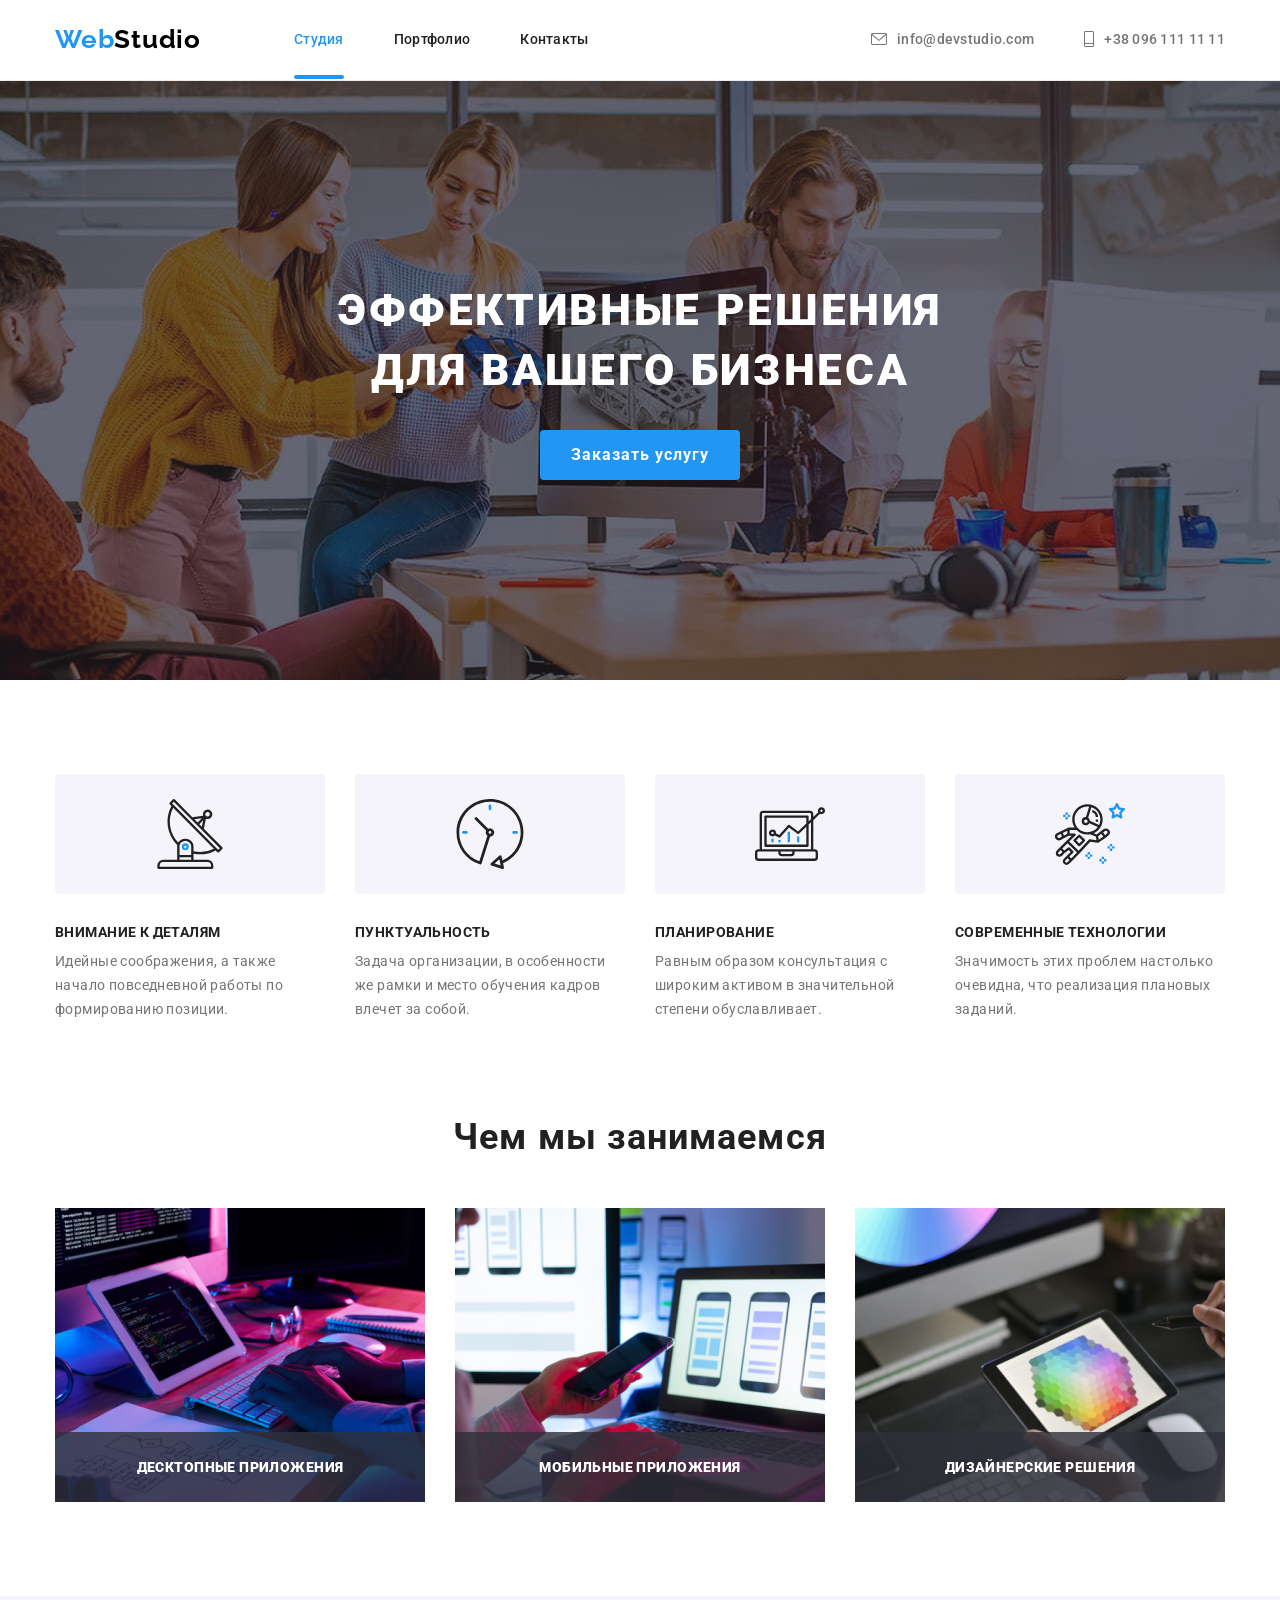
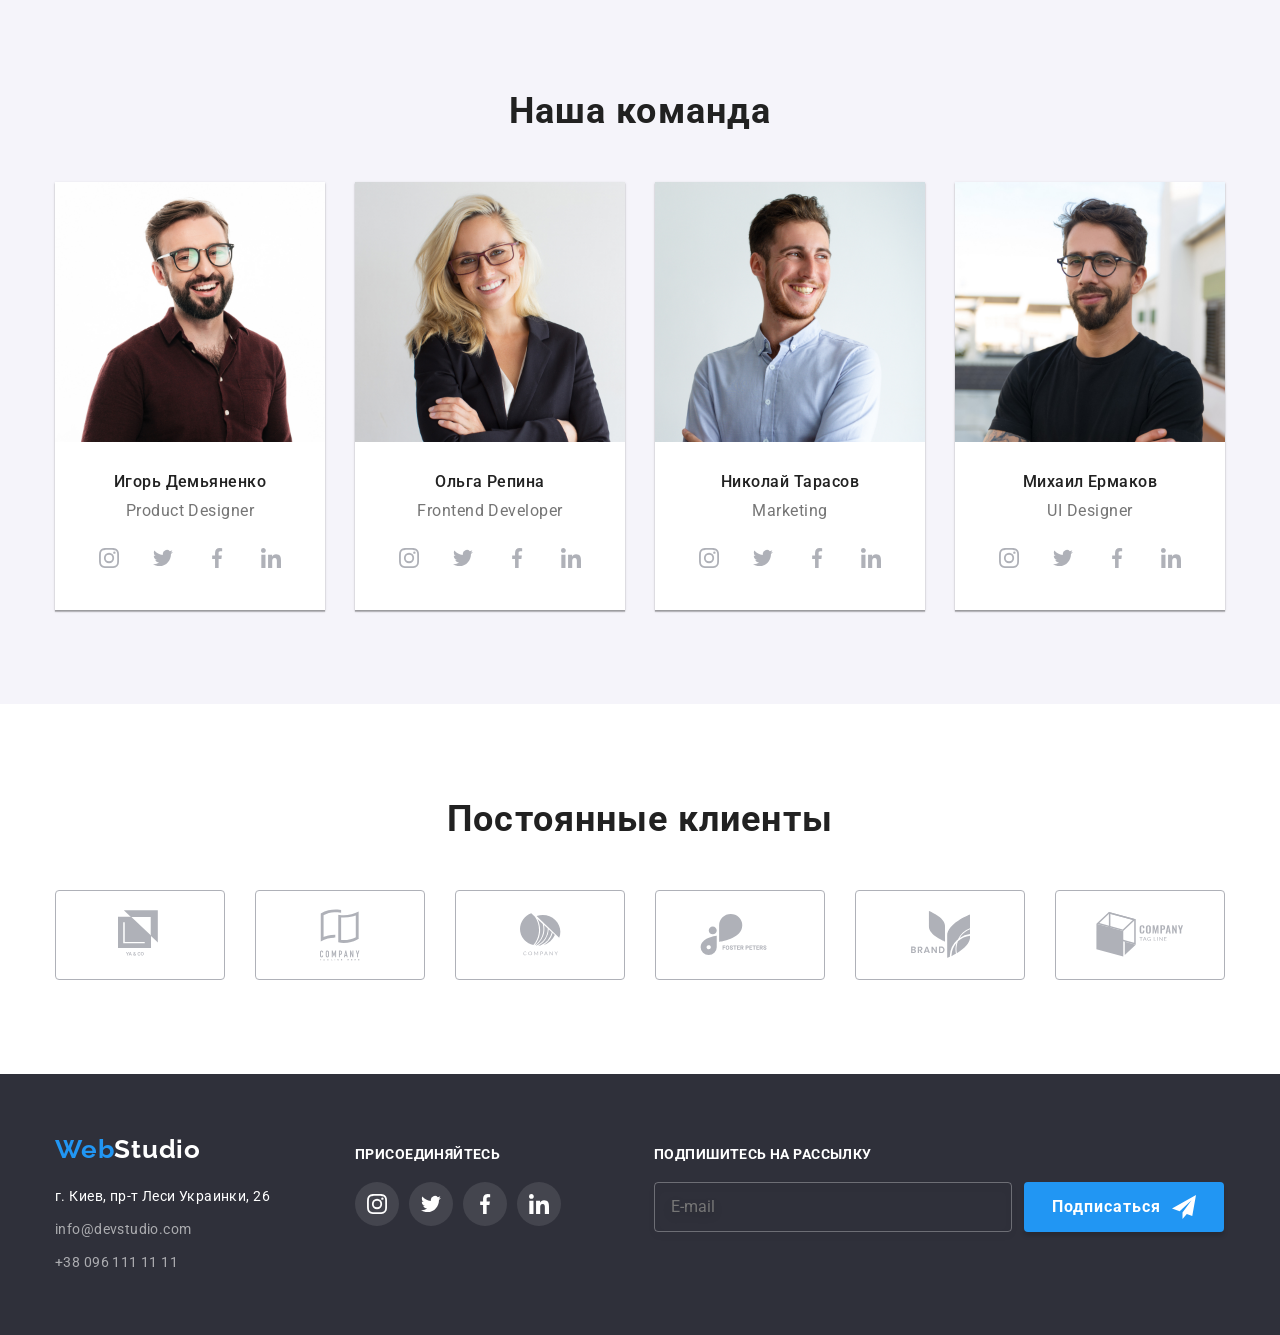
<file: index.html>
<!DOCTYPE html>
<html lang="ru">
  <head>
    <meta charset="UTF-8" />
    <meta name="viewport" content="width=device-width, initial-scale=1.0" />
    <title>Главная</title>
    <link rel="stylesheet" href="https://cdnjs.cloudflare.com/ajax/libs/modern-normalize/1.0.0/modern-normalize.css" />
    <link
      href="https://fonts.googleapis.com/css2?family=Raleway:wght@700&family=Roboto:wght@400;500;700;900&display=swap"
      rel="stylesheet"
    />
    <link rel="stylesheet" href="./css/styles.css" />
  </head>

  <body>
    <!--HEADER-->

    <header class="page-header">
      <div class="container">
        <nav class="navigation">
          <a class="logo link logo-light-theme" href="./index.html" aria-label="логотип Веб Студии">
            <span class="logo-web">Web</span><span class="logo-studio-dark">Studio</span>
          </a>
        </nav>

        <nav class="navigation">
          <ul class="navigation-list list">
            <li class="navigation-list-item">
              <a class="navigation-list-link link link-current" href="./index.html"> Студия</a>
            </li>
            <li class="navigation-list-item">
              <a class="navigation-list-link link" href="./portfolio.html">Портфолио</a>
            </li>
            <li class="navigation-list-item">
              <a class="navigation-list-link link" href="">Контакты</a>
            </li>
          </ul>
        </nav>

        <address class="address">
          <ul class="address-list list">
            <li class="address-list-item">
              <a class="address-list-link link address-light-theme" href="mailto:info@devstudio.com">
                <svg class="contacts-icon mail-icon">
                  <use href="./images/symbol-defs.svg#icon-mail"></use>
                </svg>
                info@devstudio.com
              </a>
            </li>
            <li class="address-list-item">
              <a class="address-list-link link address-light-theme" href="tel:+380961111111">
                <svg class="contacts-icon phone-icon">
                  <use href="./images/symbol-defs.svg#icon-phone"></use>
                </svg>
                +38 096 111 11 11
              </a>
            </li>
          </ul>
        </address>
      </div>
    </header>

    <main>
      <!--HERO-->

      <section class="hero">
        <h1 class="hero-title">Эффективные решения для вашего бизнеса</h1>

        <button class="modal-button" data-modal-open type="button">Заказать услугу</button>
        <div class="backdrop is-hidden" data-modal>
          <div class="modal is-hidden">
            <button class="close-modal-btn" data-modal-close>
              <svg class="close-icon">
                <use href="./images/symbol-defs.svg#icon-close-modal"></use>
              </svg>
            </button>

            <h2 class="form-title">Оставьте свои данные, мы вам перезвоним</h2>

            <form action="#" method="GET" class="contact-form">
              <div class="form-field-wrapper">
                <label class="form-field"
                  >Имя
                  <input type="text" name="user-name" class="contact-input" minlength="2" />
                  <svg class="form-icon">
                    <use href="./images/symbol-defs.svg#icon-person-icon"></use>
                  </svg>
                </label>
              </div>

              <div class="form-field-wrapper">
                <label class="form-field"
                  >Телефон
                  <input type="tel" name="user-phone" class="contact-input" />
                  <svg class="form-icon">
                    <use href="./images/symbol-defs.svg#icon-phone-icon"></use>
                  </svg>
                </label>
              </div>

              <div class="form-field-wrapper">
                <label class="form-field">
                  Почта
                  <input type="email" name="user-email" class="contact-input" />
                  <svg class="form-icon">
                    <use href="./images/symbol-defs.svg#icon-email-icon"></use>
                  </svg>
                </label>
              </div>

              <label for="comment" class="form-field">
                Комментарий
                <textarea
                  name="comment"
                  class="comment-field"
                  id="comment"
                  placeholder="Введите текст"
                  cols="30"
                  rows="10"
                >
                </textarea>
              </label>

              <label for="agreement" class="agreement-terms-label">
                <input type="checkbox" name="agreement" value="accept" class="checkbox-input" id="agreement" />
                <svg class="checkbox-icon">
                  <use href="./images/symbol-defs.svg#icon-check"></use>
                </svg>

                Соглашаюсь с рассылкой и принимаю
                <a href="#" class="agreemant-terms link"> Условия договора</a>
              </label>

              <button type="submit" class="submit-button">Отправить</button>
            </form>
          </div>
        </div>
      </section>

      <!--ADVANTAGES-->

      <section class="advantages">
        <h2 class="visually-hidden">Advantages</h2>

        <ul class="advantages-list list container">
          <li class="advantages-list-item">
            <h3 class="advantages-list-title details">Внимание к деталям</h3>
            <p class="advantages-list-description">
              Идейные соображения, а также начало повседневной работы по формированию позиции.
            </p>
          </li>

          <li class="advantages-list-item">
            <h3 class="advantages-list-title punctuality">Пунктуальность</h3>
            <p class="advantages-list-description">
              Задача организации, в особенности же рамки и место обучения кадров влечет за собой.
            </p>
          </li>

          <li class="advantages-list-item">
            <h3 class="advantages-list-title planning">Планирование</h3>
            <p class="advantages-list-description">
              Равным образом консультация с широким активом в значительной степени обуславливает.
            </p>
          </li>

          <li class="advantages-list-item">
            <h3 class="advantages-list-title technologies">Современные технологии</h3>
            <p class="advantages-list-description">
              Значимость этих проблем настолько очевидна, что реализация плановых заданий.
            </p>
          </li>
        </ul>
      </section>

      <!--WORK EXAMPLES-->

      <section class="gallery">
        <h2 class="title">Чем мы занимаемся</h2>

        <ul class="gallery-list list container">
          <li class="gallery-list-item">
            <img
              class="gallery-img"
              src="./images/works/work_1.jpg"
              alt="человек печатает на клавиатуре"
              width="370"
              height="294"
            />
            <div class="text-wrapper">
              <p class="gallery-label">Десктопные приложения</p>
            </div>
          </li>

          <li class="gallery-list-item">
            <img
              class="gallery-img"
              src="./images/works/work_2.jpg"
              alt="человек работает за ноутбуком с телефоном"
              width="370"
              height="294"
            />
            <div class="text-wrapper">
              <p class="gallery-label">Мобильные приложения</p>
            </div>
          </li>

          <li class="gallery-list-item">
            <img
              class="gallery-img"
              src="./images/works/work_3.jpg"
              alt=" человек работает на айпаде"
              width="370"
              height="294"
            />
            <div class="text-wrapper">
              <p class="gallery-label">Дизайнерские решения</p>
            </div>
          </li>
        </ul>
      </section>

      <!--TEAM-->

      <section class="staff">
        <h2 class="title">Наша команда</h2>

        <ul class="staff-list list container">
          <li class="staff-list-item">
            <div class="product-designer">
              <img class="staff-photo" src="./images/team/team_1.jpg" alt="Игорь Демьяненко" width="270" height="260" />
              <h3 class="staff-name">Игорь Демьяненко</h3>
              <p lang="en" class="staff-proffession">Product Designer</p>
            </div>

            <ul class="social-media list">
              <li>
                <a class="social-media-link link" href="">
                  <svg class="social-media-icons insta">
                    <use href="./images/symbol-defs.svg#icon-instagram"></use>
                  </svg>
                </a>
              </li>
              <li>
                <a class="social-media-link link" href="">
                  <svg class="social-media-icons twitter">
                    <use href="./images/symbol-defs.svg#icon-twitter"></use>
                  </svg>
                </a>
              </li>
              <li>
                <a class="social-media-link link" href="">
                  <svg class="social-media-icons fb">
                    <use href="./images/symbol-defs.svg#icon-facebook"></use>
                  </svg>
                </a>
              </li>
              <li>
                <a class="social-media-link link" href="">
                  <svg class="social-media-icons linkedin">
                    <use href="./images/symbol-defs.svg#icon-linkedin"></use>
                  </svg>
                </a>
              </li>
            </ul>
          </li>

          <li class="staff-list-item">
            <div class="frontennd-developer">
              <img class="staff-photo" src="./images/team/team_2.jpg" alt="Ольга Репина" width="270" height="260" />
              <h3 class="staff-name">Ольга Репина</h3>
              <p lang="en" class="staff-proffession">Frontend Developer</p>
            </div>
            <ul class="social-media list">
              <li class="social-media-item">
                <a class="social-media-link link" href="">
                  <svg class="social-media-icons insta">
                    <use href="./images/symbol-defs.svg#icon-instagram"></use>
                  </svg>
                </a>
              </li>
              <li class="social-media-item">
                <a class="social-media-link link" href="">
                  <svg class="social-media-icons twitter">
                    <use href="./images/symbol-defs.svg#icon-twitter"></use>
                  </svg>
                </a>
              </li>
              <li class="social-media-item">
                <a class="social-media-link link" href="">
                  <svg class="social-media-icons fb">
                    <use href="./images/symbol-defs.svg#icon-facebook"></use>
                  </svg>
                </a>
              </li>
              <li class="social-media-item">
                <a class="social-media-link link" href="">
                  <svg class="social-media-icons linkedin">
                    <use href="./images/symbol-defs.svg#icon-linkedin"></use>
                  </svg>
                </a>
              </li>
            </ul>
          </li>

          <li class="staff-list-item">
            <div class="marketing">
              <img class="staff-photo" src="./images/team/team_3.jpg" alt="Николай Тарасов" width="270" height="260" />
              <h3 class="staff-name">Николай Тарасов</h3>
              <p lang="en" class="staff-proffession">Marketing</p>
            </div>
            <ul class="social-media list">
              <li>
                <a class="social-media-link link" href="">
                  <svg class="social-media-icons insta">
                    <use href="./images/symbol-defs.svg#icon-instagram"></use>
                  </svg>
                </a>
              </li>
              <li>
                <a class="social-media-link link" href="">
                  <svg class="social-media-icons twitter">
                    <use href="./images/symbol-defs.svg#icon-twitter"></use>
                  </svg>
                </a>
              </li>
              <li>
                <a class="social-media-link link" href="">
                  <svg class="social-media-icons fb">
                    <use href="./images/symbol-defs.svg#icon-facebook"></use>
                  </svg>
                </a>
              </li>
              <li>
                <a class="social-media-link link" href="">
                  <svg class="social-media-icons linkedin">
                    <use href="./images/symbol-defs.svg#icon-linkedin"></use>
                  </svg>
                </a>
              </li>
            </ul>
          </li>

          <li class="staff-list-item">
            <div class="ui-designer">
              <img class="staff-photo" src="./images/team/team_4.jpg" alt="Михаил Ермаков" width="270" height="260" />
              <h3 class="staff-name">Михаил Ермаков</h3>
              <p lang="en" class="staff-proffession">UI Designer</p>
            </div>
            <ul class="social-media list">
              <li>
                <a class="social-media-link link" href="">
                  <svg class="social-media-icons insta">
                    <use href="./images/symbol-defs.svg#icon-instagram"></use>
                  </svg>
                </a>
              </li>
              <li>
                <a class="social-media-link link" href="">
                  <svg class="social-media-icons twitter">
                    <use href="./images/symbol-defs.svg#icon-twitter"></use>
                  </svg>
                </a>
              </li>
              <li>
                <a class="social-media-link link" href="">
                  <svg class="social-media-icons fb">
                    <use href="./images/symbol-defs.svg#icon-facebook"></use>
                  </svg>
                </a>
              </li>
              <li>
                <a class="social-media-link link" href="">
                  <svg class="social-media-icons linkedin">
                    <use href="./images/symbol-defs.svg#icon-linkedin"></use>
                  </svg>
                </a>
              </li>
            </ul>
          </li>
        </ul>
      </section>

      <!-- CLIENTS -->

      <section class="clients">
        <h2 class="title">Постоянные клиенты</h2>

        <ul class="clients-list list container">
          <li class="clients-list-item">
            <a class="clients-list-link link" href="">
              <svg class="clients-logo logo-1">
                <use href="./images/symbol-defs.svg#icon-logo-1"></use>
              </svg>
            </a>
          </li>

          <li class="clients-list-item">
            <a class="clients-list-link link" href="">
              <svg class="clients-logo logo-2">
                <use href="./images/symbol-defs.svg#icon-logo-2"></use>
              </svg>
            </a>
          </li>

          <li class="clients-list-item">
            <a class="clients-list-link link" href="">
              <svg class="clients-logo logo-3">
                <use href="./images/symbol-defs.svg#icon-logo-3"></use>
              </svg>
            </a>
          </li>

          <li class="clients-list-item">
            <a class="clients-list-link link" href="">
              <svg class="clients-logo logo-4">
                <use href="./images/symbol-defs.svg#icon-logo-4"></use>
              </svg>
            </a>
          </li>

          <li class="clients-list-item">
            <a class="clients-list-link link" href="">
              <svg class="clients-logo logo-5">
                <use href="./images/symbol-defs.svg#icon-logo-5"></use>
              </svg>
            </a>
          </li>

          <li class="clients-list-item">
            <a class="clients-list-link link" href="">
              <svg class="clients-logo logo-6">
                <use href="./images/symbol-defs.svg#icon-logo-6"></use>
              </svg>
            </a>
          </li>
        </ul>
      </section>
    </main>

    <!--FOOTER-->

    <footer class="footer">
      <section class="footer-container">
        <h2 class="visually-hidden">Adress</h2>

        <div class="container">
          <div class="footer-nav">
            <nav class="navigation">
              <a class="logo link" href="./index.html" aria-label="логотип Веб Студии"
                ><span class="logo-web">Web</span><span class="logo-studio-light">Studio</span></a
              >
            </nav>

            <address class="address">
              <ul class="address-list list">
                <li class="address-list-item">
                  <a
                    class="address-list-link link location"
                    href="https://goo.gl/maps/hSvquqhqqcb26WJL9"
                    target="_blank"
                    >г. Киев, пр-т Леси Украинки, 26
                  </a>
                </li>
                <li class="address-list-item">
                  <a class="address-list-link link address-dark-theme" href="mailto:info@devstudio.com">
                    info@devstudio.com</a
                  >
                </li>
                <li class="address-list-item">
                  <a class="address-list-link link address-dark-theme" href="tel:+380961111111">+38 096 111 11 11</a>
                </li>
              </ul>
            </address>
          </div>

          <div class="social">
            <h2 class="title">ПРИСОЕДИНЯЙТЕСЬ</h2>

            <ul class="social-media list">
              <li class="social-media-item">
                <a class="social-media-link link" href="">
                  <svg class="social-media-icons insta">
                    <use href="./images/symbol-defs.svg#icon-instagram"></use>
                  </svg>
                </a>
              </li>

              <li class="social-media-item">
                <a class="social-media-link link" href="">
                  <svg class="social-media-icons twitter">
                    <use href="./images/symbol-defs.svg#icon-twitter"></use>
                  </svg>
                </a>
              </li>

              <li class="social-media-item">
                <a class="social-media-link link" href="">
                  <svg class="social-media-icons fb">
                    <use href="./images/symbol-defs.svg#icon-facebook"></use>
                  </svg>
                </a>
              </li>

              <li class="social-media-item">
                <a class="social-media-link link" href="">
                  <svg class="social-media-icons linkedin">
                    <use href="./images/symbol-defs.svg#icon-linkedin"></use>
                  </svg>
                </a>
              </li>
            </ul>
          </div>

          <div class="form-wraper">
            <h2 class="title">Подпишитесь на рассылку</h2>
            <form action="#" method="GET" class="subscribe-form">
              <input type="email" class="subscribe-form-input" placeholder="E-mail" />
              <button type="submit" class="subscribe-button">Подписаться</button>
            </form>
          </div>
        </div>
      </section>
    </footer>

    <script src="./js/modal.js"></script>
  </body>
</html>
</file>
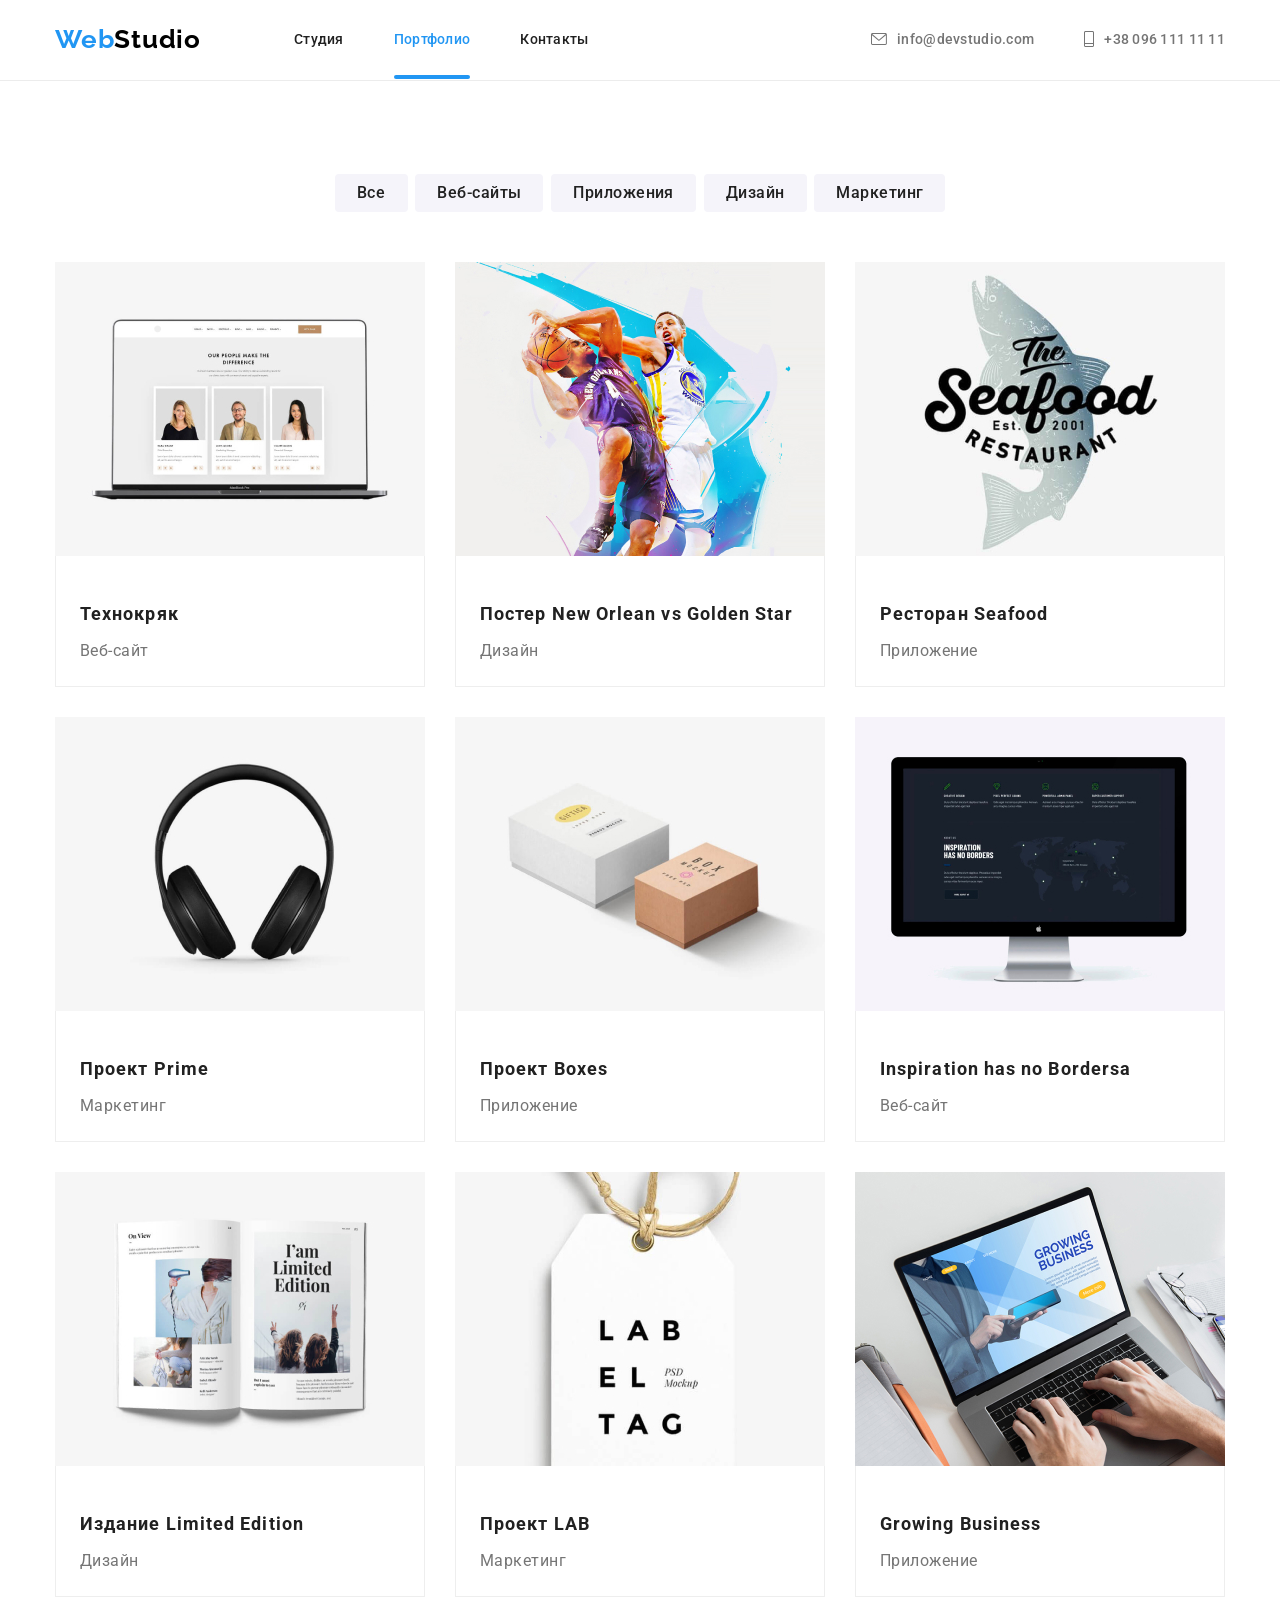
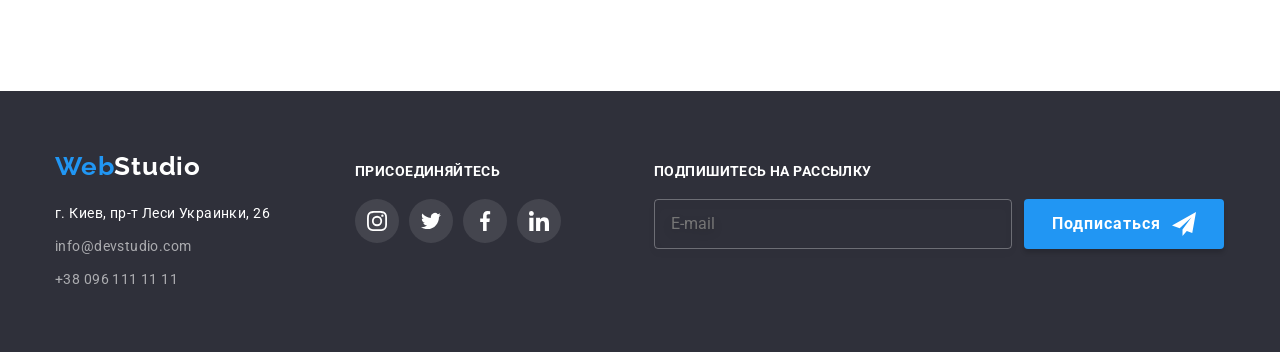
<file: portfolio.html>
<!DOCTYPE html>
<html lang="ru">
  <head>
    <meta charset="UTF-8" />
    <meta name="viewport" content="width=device-width, initial-scale=1.0" />
    <title>Портфолио</title>
    <link rel="stylesheet" href="https://cdnjs.cloudflare.com/ajax/libs/modern-normalize/1.0.0/modern-normalize.css" />
    <link
      href="https://fonts.googleapis.com/css2?family=Raleway:wght@700&family=Roboto:wght@400;500;700;900&display=swap"
      rel="stylesheet"
    />
    <link rel="stylesheet" href="./css/styles.css" />
  </head>

  <body>
    <!--HEADER-->

    <!--HEADER-->

    <header class="page-header">
      <div class="container">
        <nav class="navigation">
          <a class="logo link logo-light-theme" href="./index.html" aria-label="логотип Веб Студии">
            <span class="logo-web">Web</span><span class="logo-studio-dark">Studio</span>
          </a>
        </nav>

        <nav class="navigation">
          <ul class="navigation-list list">
            <li class="navigation-list-item">
              <a class="navigation-list-link link" href="./index.html">Студия</a>
            </li>

            <li class="navigation-list-item">
              <a class="navigation-list-link link link-current" href="./portfolio.html">Портфолио</a>
            </li>

            <li class="navigation-list-item">
              <a class="navigation-list-link link" href="">Контакты</a>
            </li>
          </ul>
        </nav>

        <address class="address">
          <ul class="address-list list">
            <li class="address-list-item">
              <a class="address-list-link link address-light-theme" href="mailto:info@devstudio.com">
                <svg class="contacts-icon mail-icon">
                  <use href="./images/symbol-defs.svg#icon-mail"></use>
                </svg>
                info@devstudio.com
              </a>
            </li>
            <li class="address-list-item">
              <a class="address-list-link link address-light-theme" href="tel:+380961111111">
                <svg class="contacts-icon phone-icon">
                  <use href="./images/symbol-defs.svg#icon-phone"></use>
                </svg>
                +38 096 111 11 11
              </a>
            </li>
          </ul>
        </address>
      </div>
    </header>

    <main>
      <!--PORTFOLIO-->

      <section class="portfolio">
        <h2 hidden>Галлерея работ</h2>

        <div class="work-gallery">
          <div class="filter">
            <ul class="filter-list list">
              <li>
                <button class="filter-button" type="button">Все</button>
              </li>
              <li>
                <button class="filter-button" type="button">Веб-сайты</button>
              </li>
              <li>
                <button class="filter-button" type="button">Приложения</button>
              </li>
              <li>
                <button class="filter-button" type="button">Дизайн</button>
              </li>
              <li>
                <button class="filter-button" type="button">Маркетинг</button>
              </li>
            </ul>
          </div>

          <ul class="work-list list container">
            <li class="work-list-item">
              <a class="link work-list-link" href="">
                <div class="image-wrapper">
                  <img
                    class="work-photo"
                    src="./images/work-samples/site.jpg"
                    alt="страница вебсайта на мониторе лаптопа"
                    width="370"
                    height="294"
                  />

                  <p class="work-list-description">
                    Технокряк это современная площадка распространения коронавируса. Компании используют эту платформу
                    для цифрового шпионажа и атак на защищённые сервера конкурентов.
                  </p>
                </div>
                <div class="work-card">
                  <h3 class="work-name">Технокряк</h3>
                  <p class="work-type">Веб-сайт</p>
                </div>
              </a>
            </li>

            <li class="work-list-item">
              <a class="link work-list-link" href="">
                <div class="image-wrapper">
                  <img
                    class="work-photo"
                    src="./images/work-samples/basketball.jpg"
                    alt="двое мужчин играют в баскетбол"
                    width="370"
                    height="294"
                  />

                  <p class="work-list-description">
                    Технокряк это современная площадка распространения коронавируса. Компании используют эту платформу
                    для цифрового шпионажа и атак на защищённые сервера конкурентов.
                  </p>
                </div>

                <div class="work-card">
                  <h3 class="work-name">Постер <span lang="en">New Orlean vs Golden Star</span></h3>
                  <p class="work-type">Дизайн</p>
                </div>
              </a>
            </li>

            <li class="work-list-item">
              <a class="link work-list-link" href="">
                <div class="image-wrapper">
                  <img
                    class="work-photo"
                    src="./images/work-samples/restaurant-logo.jpg"
                    alt="логотип ресторана Seafood"
                    width="370"
                    height="294"
                  />
                  <p class="work-list-description">
                    Технокряк это современная площадка распространения коронавируса. Компании используют эту платформу
                    для цифрового шпионажа и атак на защищённые сервера конкурентов.
                  </p>
                </div>

                <div class="work-card">
                  <h3 class="work-name">Ресторан <span lang="en">Seafood</span></h3>
                  <p class="work-type">Приложение</p>
                </div>
              </a>
            </li>

            <li class="work-list-item">
              <a class="link work-list-link" href="">
                <div class="image-wrapper">
                  <img
                    class="work-photo"
                    src="./images/work-samples/headphones.jpg"
                    alt="черные наушники накладные"
                    width="370"
                    height="294"
                  />
                  <p class="work-list-description">
                    Технокряк это современная площадка распространения коронавируса. Компании используют эту платформу
                    для цифрового шпионажа и атак на защищённые сервера конкурентов.
                  </p>
                </div>

                <div class="work-card">
                  <h3 class="work-name">Проект <span lang="en">Prime</span></h3>
                  <p class="work-type">Маркетинг</p>
                </div>
              </a>
            </li>

            <li class="work-list-item">
              <a class="link work-list-link" href="">
                <div class="image-wrapper">
                  <img
                    class="work-photo"
                    src="./images/work-samples/boxes.jpg"
                    alt="две картонные коробки на светлом фоне"
                    width="370"
                    height="294"
                  />

                  <p class="work-list-description">
                    Технокряк это современная площадка распространения коронавируса. Компании используют эту платформу
                    для цифрового шпионажа и атак на защищённые сервера конкурентов.
                  </p>
                </div>

                <div class="work-card">
                  <h3 class="work-name">Проект <span lang="en">Boxes</span></h3>
                  <p class="work-type">Приложение</p>
                </div>
              </a>
            </li>

            <li class="work-list-item">
              <a class="link work-list-link" href="">
                <div class="image-wrapper">
                  <img
                    class="work-photo"
                    src="./images/work-samples/monitor.jpg"
                    alt="вебсайт на экране монитора моноблока"
                    width="370"
                    height="294"
                  />
                  <p class="work-list-description">
                    Технокряк это современная площадка распространения коронавируса. Компании используют эту платформу
                    для цифрового шпионажа и атак на защищённые сервера конкурентов.
                  </p>
                </div>

                <div class="work-card">
                  <h3 lang="en" class="work-name">Inspiration has no Bordersа</h3>
                  <p class="work-type">Веб-сайт</p>
                </div>
              </a>
            </li>

            <li class="work-list-item">
              <a class="link work-list-link" href="">
                <div class="image-wrapper">
                  <img
                    class="work-photo"
                    src="./images/work-samples/book.jpg"
                    alt="журнал Limited Edition"
                    width="370"
                    height="294"
                  />
                  <p class="work-list-description">
                    Технокряк это современная площадка распространения коронавируса. Компании используют эту платформу
                    для цифрового шпионажа и атак на защищённые сервера конкурентов.
                  </p>
                </div>

                <div class="work-card">
                  <h3 class="work-name">Издание <span lang="en">Limited Edition</span></h3>
                  <p class="work-type">Дизайн</p>
                </div>
              </a>
            </li>

            <li class="work-list-item">
              <a class="link work-list-link" href="">
                <div class="image-wrapper">
                  <img
                    class="work-photo"
                    src="./images/work-samples/label.jpg"
                    alt="белая бирка с веревочкой"
                    width="370"
                    height="294"
                  />
                  <p class="work-list-description">
                    Технокряк это современная площадка распространения коронавируса. Компании используют эту платформу
                    для цифрового шпионажа и атак на защищённые сервера конкурентов.
                  </p>
                </div>

                <div class="work-card">
                  <h3 class="work-name">Проект <span lang="en">LAB</span></h3>
                  <p class="work-type">Маркетинг</p>
                </div>
              </a>
            </li>

            <li class="work-list-item">
              <a class="link work-list-link" href="">
                <div class="image-wrapper">
                  <img
                    class="work-photo"
                    src="./images/work-samples/laptop.jpg"
                    alt="разрабатывает приложение на лаптопе"
                    width="370"
                    height="294"
                  />
                  <p class="work-list-description">
                    Технокряк это современная площадка распространения коронавируса. Компании используют эту платформу
                    для цифрового шпионажа и атак на защищённые сервера конкурентов.
                  </p>
                </div>

                <div class="work-card">
                  <h3 lang="en" class="work-name">Growing Business</h3>
                  <p class="work-type">Приложение</p>
                </div>
              </a>
            </li>
          </ul>
        </div>
      </section>
    </main>

    <!--FOOTER-->

    <footer class="footer">
      <section class="footer-container">
        <h2 hidden>Adress</h2>

        <div class="container">
          <div class="footer-nav">
            <nav class="navigation">
              <a class="logo link" href="./index.html" aria-label="логотип Веб Студии"
                ><span class="logo-web">Web</span><span class="logo-studio-light">Studio</span></a
              >
            </nav>

            <address class="address">
              <ul class="address-list list">
                <li class="address-list-item">
                  <a
                    class="address-list-link link location"
                    href="https://goo.gl/maps/hSvquqhqqcb26WJL9"
                    target="_blank"
                    >г. Киев, пр-т Леси Украинки, 26
                  </a>
                </li>
                <li class="address-list-item">
                  <a class="address-list-link link address-dark-theme" href="mailto:info@devstudio.com">
                    info@devstudio.com</a
                  >
                </li>
                <li class="address-list-item">
                  <a class="address-list-link link address-dark-theme" href="tel:+380961111111">+38 096 111 11 11</a>
                </li>
              </ul>
            </address>
          </div>

          <div class="social">
            <h2 class="title">ПРИСОЕДИНЯЙТЕСЬ</h2>

            <ul class="social-media list">
              <li class="social-media-item">
                <a class="social-media-link link" href="">
                  <svg class="social-media-icons insta">
                    <use href="./images/symbol-defs.svg#icon-instagram"></use>
                  </svg>
                </a>
              </li>

              <li class="social-media-item">
                <a class="social-media-link link" href="">
                  <svg class="social-media-icons twitter">
                    <use href="./images/symbol-defs.svg#icon-twitter"></use>
                  </svg>
                </a>
              </li>

              <li class="social-media-item">
                <a class="social-media-link link" href="">
                  <svg class="social-media-icons fb">
                    <use href="./images/symbol-defs.svg#icon-facebook"></use>
                  </svg>
                </a>
              </li>

              <li class="social-media-item">
                <a class="social-media-link link" href="">
                  <svg class="social-media-icons linkedin">
                    <use href="./images/symbol-defs.svg#icon-linkedin"></use>
                  </svg>
                </a>
              </li>
            </ul>
          </div>

          <div class="form-wraper">
            <h2 class="title">Подпишитесь на рассылку</h2>
            <form action="#" method="GET" class="subscribe-form">
              <input type="email" class="subscribe-form-input" placeholder="E-mail" />
              <button type="submit" class="subscribe-button">Подписаться</button>
            </form>
          </div>
        </div>
      </section>
    </footer>

    <script src="./js/modal.js"></script>
  </body>
</html>
</file>
<file: css/styles.css>
:root {
  --main-font: "Roboto", sans-serif;
  --secondary-font: "Raleway", sans-serif;
  --secondary-text-color: #212121;
  --main-text-color: #757575;
  --dark-theme-color: #ffffff;
  --dark-theme-secondary-color: rgba(255, 255, 255, 0.6);
  --dark-logo-color: #000000;
  --accent-color: #2196f3;
  --icons-color: #afb1b8;
}

*,
*::before,
*::after {
  padding: 0;
  margin: 0;
}

img {
  display: block;
}

body {
  padding-top: 80px;

  font-family: var(--main-font);
  font-style: normal;
  color: var(--main-text-color);
}

.visually-hidden {
  position: absolute !important;
  clip: rect(1px 1px 1px 1px); /* IE6, IE7 */
  clip: rect(1px, 1px, 1px, 1px);
  padding: 0 !important;
  border: 0 !important;
  height: 1px !important;
  width: 1px !important;
  overflow: hidden;
}

/* ============ COMPONENTS ============ */

.list {
  list-style: none;
  padding: 0px;
  margin: 0px;
  list-style: none;
}

.link {
  text-decoration: none;
  display: block;
}

.container {
  width: 1200px;
  padding-left: 15px;
  padding-right: 15px;
  margin-left: auto;
  margin-right: auto;
}

.logo {
  font-family: var(--secondary-font);
  font-style: normal;
  font-weight: 700;
  font-size: 26px;
  line-height: 1.192;
  letter-spacing: 0.03em;
}

.logo-web {
  color: var(--accent-color);
}

.address {
  font-family: var(--main-font);
  font-style: normal;
  font-size: 14px;
}

.modal-button {
  display: block;
  font-family: var(--main-font);
  font-weight: 700;
  font-size: 16px;
  line-height: 1.875;
  text-align: center;
  letter-spacing: 0.06em;
  color: var(--dark-theme-color);
  background-color: var(--accent-color);
  border-style: none;
  margin: 0 auto;
  min-width: 200px;
  height: 50px;
  border-radius: 4px;
  margin-top: 30px;
  cursor: pointer;
}

.title {
  font-weight: 700;
  font-size: 36px;
  line-height: 1.167;
  text-align: center;
  letter-spacing: 0.03em;
  color: var(--secondary-text-color);
}

h1,
h2,
h3 {
  margin: 0px;
}

/* ============ END COMPONENTS ============ */

/* ============ HEADER ============ */

.page-header {
  position: fixed;
  top: 0;
  left: 0;
  z-index: 100;
  width: 100%;
  border-bottom: 1px solid #ececec;
  padding-top: 24px;
  padding-bottom: 25px;
  background-color: var(--dark-theme-color);
}

.page-header .container {
  display: flex;
  align-items: center;
  justify-content: center;
}

.page-header .navigation-list {
  display: flex;
  margin-left: 93px;
}

.page-header .navigation-list-item + .navigation-list-item {
  margin-left: 50px;
}

.logo-studio-dark {
  color: var(--dark-logo-color);
}

.navigation-list-link {
  display: block;
  color: var(--secondary-text-color);
  font-weight: 500;
  font-size: 14px;
  line-height: 1.143;
  letter-spacing: 0.02em;

  cursor: pointer;
}

.navigation-list-link:hover,
.navigation-list-link:focus,
.address-list-link:hover,
.address-list-link:focus {
  color: var(--accent-color);
  transition: all 250ms cubic-bezier(0.4, 0, 0.2, 1);
}

.address-light-theme {
  font-weight: 500;
  line-height: 1.143;
  letter-spacing: 0.02em;
  color: var(--main-text-color);
}

.page-header .address {
  display: flex;
  margin-left: auto;
}

.page-header .address-list {
  display: flex;
}

.page-header .address-list-item + .address-list-item {
  margin-left: 50px;
}

.address-list-link {
  display: flex;
  align-items: center;
}

.link-current {
  position: relative;
  color: var(--accent-color);
}

.link-current::after {
  content: "";

  position: absolute;
  display: block;
  width: 100%;
  height: 4px;
  bottom: -32px;

  background-color: var(--accent-color);
  border-radius: 2px;
}

.contacts-icon {
  margin-right: 10px;
  fill: currentColor;
}

.phone-icon {
  width: 10px;
  height: 16px;
}

.mail-icon {
  width: 16px;
  height: 12px;
}

/* ============ END HEADER ============ */

/* ============ HERO ============ */

.hero {
  padding-top: 200px;
  padding-bottom: 200px;
  background-color: #2f303a;
  /*text-align: center;*/

  background-image: linear-gradient(rgba(47, 48, 58, 0.4), rgba(47, 48, 58, 0.4)), url("../images/Img.jpg");
  background-repeat: no-repeat;
  background-size: cover;
  background-position: center;
}

.hero-title {
  width: 696px;
  text-align: center;
  font-family: var(--main-font);
  font-style: normal;
  font-weight: 900;
  font-size: 44px;
  line-height: 1.364;
  letter-spacing: 0.06em;
  text-transform: uppercase;
  color: var(--dark-theme-color);
  margin: 0 auto;
}

.backdrop {
  position: fixed;
  z-index: 105;
  top: 0;
  left: 0;

  width: 100%;
  height: 100%;
  background-color: rgba(0, 0, 0, 0.2);

  transition: all 250ms cubic-bezier(0.4, 0, 0.2, 1);
}

.backdrop.is-hidden {
  visibility: hidden;
  opacity: 0;
  pointer-events: none;
}

.backdrop.is-hidden .modal {
  transform: translate(-50%, -200%);
}

.modal {
  position: absolute;
  top: 50%;
  left: 50%;

  width: 528px;
  height: 581px;
  padding: 40px;

  background-color: var(--dark-theme-color);
  box-shadow: 0px 1px 3px rgba(0, 0, 0, 0.12), 0px 1px 1px rgba(0, 0, 0, 0.14), 0px 2px 1px rgba(0, 0, 0, 0.2);
  border-radius: 4px;

  transform: translate(-50%, -50%);
  transition: transform 250ms cubic-bezier(0.4, 0, 0.2, 1);
}

.close-modal-btn {
  position: absolute;
  top: 8px;
  right: 8px;
  width: 30px;
  height: 30px;
  border-radius: 50%;
  border: 1px solid rgba(0, 0, 0, 0.1);
  background-color: var(--dark-theme-color);
  cursor: pointer;
}

.close-icon {
  width: 11px;
  height: 11px;

  fill: currentColor;
}

.close-modal-btn:hover,
.close-modal-btn:focus {
  color: var(--accent-color);
}

.form-title {
  font-weight: 700;
  font-size: 20px;
  line-height: 1.15;

  letter-spacing: 0.03em;

  color: #212121;
  margin-bottom: 12px;
}

.contact-form {
  font-style: normal;
  font-weight: 400;
  font-size: 12px;
  line-height: 1.167;
  letter-spacing: 0.01em;
  color: #757575;
}

.contact-input {
  width: 100%;
  height: 40px;
  padding: 12px 42px;
  margin-top: 4px;

  border: 1px solid rgba(33, 33, 33, 0.2);
  box-sizing: border-box;
  border-radius: 4px;

  transition: all 250ms cubic-bezier(0.4, 0, 0.2, 1);
}

.form-field-wrapper {
  position: relative;
  margin-bottom: 10px;
}

.form-icon {
  position: absolute;
  top: 29px;
  left: 12px;
  width: 18px;
  height: 18px;
  display: inline-block;
  fill: var(--dark-logo-color);

  transition: all 250ms cubic-bezier(0.4, 0, 0.2, 1);
}

.contact-input:focus,
.comment-field:focus {
  outline-color: var(--accent-color);
}

.form-field {
  transition: all 250ms cubic-bezier(0.4, 0, 0.2, 1);
}

.form-field:focus-within > .form-icon {
  fill: var(--accent-color);
}

.form-field:focus-within {
  color: var(--accent-color);
}

.comment-field {
  height: 120px;
  width: 100%;
  margin-top: 4px;
  padding: 12px 16px;
  border: 1px solid rgba(33, 33, 33, 0.2);
  border-radius: 4px;
  resize: none;
  transition: all 250ms cubic-bezier(0.4, 0, 0.2, 1);
}

.agreement-group {
}

.agreement-terms-label {
  display: inline-flex;
  align-items: center;

  padding: 0 12px;
  margin-top: 20px;
  text-align: end;
  font-size: 14px;
  line-height: 1.714;
  letter-spacing: 0.03em;
}

.checkbox-input {
  margin-top: 20px;
  appearance: none;
}

.checkbox-input:checked + .checkbox-icon {
  background-color: var(--accent-color);
  border: none;
}

.checkbox-icon {
  width: 16px;
  height: 15px;
  margin-right: 8px;

  border: 2px solid var(--secondary-text-color);
  border-radius: 4px;
  transition: all 250ms cubic-bezier(0.4, 0, 0.2, 1);
}

.agreemant-terms {
  text-decoration-line: underline;
  color: var(--accent-color);
  cursor: pointer;
}

.submit-button {
  display: block;
  width: 200px;
  height: 50px;
  margin-top: 30px;
  margin: 0 auto;
  margin-top: 30px;

  font-weight: 700;
  font-size: 16px;
  line-height: 1.875;
  color: var(--dark-theme-color);
  letter-spacing: 0.06em;

  background: var(--accent-color);
  color: var(--dark-theme-color);
  box-shadow: 0px 4px 4px rgba(0, 0, 0, 0.15);
  border-radius: 4px;
  border-style: none;
  cursor: pointer;
}

/* ============ END HERO ============ */

/* ============ ADVANTAGES ============ */

.advantages {
  padding-top: 94px;
  padding-bottom: 94px;
}

.advantages-list-title {
  font-weight: 700;
  font-size: 14px;
  line-height: 1.143;
  letter-spacing: 0.03em;
  text-transform: uppercase;
  color: var(--secondary-text-color);
  margin-bottom: 10px;
}

.advantages-list-description {
  font-weight: 400;
  font-size: 14px;
  line-height: 1.714;
  letter-spacing: 0.03em;
}

.advantages .container {
  display: flex;
  justify-content: space-between;
}

.advantages-list-item {
  width: 270px;
}

.advantages-list-title::before {
  content: "";
  display: block;

  width: 270px;
  height: 120px;
  margin-bottom: 30px;

  border-radius: 4px;
  background-repeat: no-repeat;
  background-position: center;
}

.details::before {
  background-image: url("../images/Advantages/antenna.svg"), linear-gradient(#f5f4fa, #f5f4fa);
}

.punctuality::before {
  background-image: url("../images/Advantages/clock.svg"), linear-gradient(#f5f4fa, #f5f4fa);
}

.planning::before {
  background-image: url("../images/Advantages/diagram.svg"), linear-gradient(#f5f4fa, #f5f4fa);
}

.technologies::before {
  background-image: url("../images/Advantages/astronaut.svg"), linear-gradient(#f5f4fa, #f5f4fa);
}

/* ============ END ADVANTAGES ============ */

/* ============ WORKS GALLERY ============ */

.gallery {
  padding-bottom: 94px;
}

.gallery-list-item {
  position: relative;
}

.gallery .container {
  display: flex;
  justify-content: space-between;
  margin-top: 50px;
}

.text-wrapper {
  position: absolute;
  bottom: 0px;
  display: flex;
  justify-content: center;
  align-items: center;
  width: 100%;
  height: 70px;

  background: rgba(47, 48, 58, 0.8);
}

.gallery-label {
  font-weight: 900;
  font-size: 14px;
  line-height: 1.143;
  text-align: center;
  letter-spacing: 0.03em;
  text-transform: uppercase;

  color: #ffffff;
}

/* ============ END WORKS GALLERY ============ */

/* ============ TEAM ============ */

.staff {
  background-color: #f5f4fa;
  padding-top: 94px;
  padding-bottom: 94px;
}

.staff .container {
  display: flex;
  justify-content: space-between;
  margin-top: 50px;
}

.staff-name {
  font-weight: 500;
  font-size: 16px;
  line-height: 1.188;
  letter-spacing: 0.03em;
  color: var(--secondary-text-color);
  margin-top: 30px;
}

.staff-proffession {
  font-weight: 400;
  font-size: 16px;
  line-height: 1.188;
  letter-spacing: 0.03em;
  margin-top: 10px;
  margin-bottom: 16px;
}

.staff-list-item {
  text-align: center;
  padding-bottom: 30px;
  background-color: var(--dark-theme-color);
  box-shadow: 0px 1px 3px rgba(0, 0, 0, 0.12), 0px 1px 1px rgba(0, 0, 0, 0.14), 0px 2px 1px rgba(0, 0, 0, 0.2);
}

.social-media {
  width: 206px;
  height: 44px;
  display: flex;
  justify-content: space-between;
  align-items: center;

  margin: 0 auto;
}

.social-media-icons {
  width: 20px;
  height: 20px;
  fill: currentColor;
}

.social-media-link {
  display: flex;
  align-items: center;
  justify-content: center;
  width: 44px;
  height: 44px;
  border-radius: 50%;
  margin: 0 auto;
  color: var(--icons-color);
  transition: all 250ms cubic-bezier(0.4, 0, 0.2, 1);
}

.social-media-link:hover,
.social-media-link:focus {
  width: 44px;
  height: 44px;
  background-color: var(--accent-color);
  color: var(--dark-theme-color);
}

/* ============ END TEAM ============ */

/* ============ CLIENTS ============ */

.clients {
  padding-top: 94px;
  padding-bottom: 94px;
}

.clients-list {
  display: flex;
  align-items: center;
  justify-content: space-between;
  margin: 0 auto;
  margin-top: 50px;
}

.logo-1 {
  width: 44px;
  height: 49px;
}

.logo-2 {
  width: 40px;
  height: 52px;
}

.logo-3 {
  width: 41px;
  height: 43px;
}

.logo-4 {
  width: 80px;
  height: 42px;
}

.logo-5 {
  width: 59px;
  height: 47px;
}

.logo-6 {
  width: 88px;
  height: 45px;
}

.clients-list-link {
  display: flex;
  align-items: center;
  justify-content: center;
  width: 170px;
  height: 90px;
  border: 1px solid var(--icons-color);
  color: var(--icons-color);
  border-radius: 4px;
  transition: all 250ms cubic-bezier(0.4, 0, 0.2, 1);
}

.clients-list-link:hover,
.clients-list-link:focus {
  border: 1px solid var(--accent-color);
  color: var(--accent-color);
}

.clients-logo {
  fill: currentColor;
}

/* ============ END CLIENTS ============ */

/* ============ FOOTER ============ */

.footer {
  padding-top: 60px;
  padding-bottom: 60px;
  background-color: #2f303a;
}

.footer .container {
  display: flex;
}

.logo-studio-light {
  color: var(--dark-theme-color);
}

.location {
  font-weight: 400;
  font-size: 14px;
  line-height: 1.714;
  letter-spacing: 0.03em;
  color: var(--dark-theme-color);
}

.address-dark-theme {
  font-weight: 400;
  line-height: 1.714;
  letter-spacing: 0.03em;
  color: var(--dark-theme-secondary-color);
}

.footer .address {
  margin-top: 20px;
}

.footer .address-list-item:not(:first-child) {
  margin-top: 9px;
}

.footer .title {
  font-family: "Roboto", sans-serif;
  font-weight: 700;
  font-size: 14px;
  line-height: 1.142;
  letter-spacing: 0.03em;
  color: var(--dark-theme-color);
  text-align: start;
  text-transform: uppercase;
  margin-bottom: 20px;
}

.social {
  padding-top: 12px;
  margin-left: 85px;
}

.footer .social-media {
  width: 100%;
  height: 44px;
}

.footer .social-media-link {
  width: 44px;
  height: 44px;
  border-radius: 50%;
  background-color: rgba(255, 255, 255, 0.1);
  transition: all 250ms cubic-bezier(0.4, 0, 0.2, 1);
}

.footer .social-media-item + .social-media-item {
  margin-left: 10px;
}

.footer .social-media-link:hover,
.footer .social-media-link:focus {
  background-color: var(--accent-color);
}

.footer .social-media-icons {
  fill: var(--dark-theme-color);
}

.form-wraper {
  margin-left: 93px;
  padding-top: 12px;
}

.subscribe-form {
  display: inline-flex;
  align-items: center;
}

.subscribe-form-input {
  width: 358px;
  height: 50px;
  padding: 15px 16px;
  border: 1px solid rgba(255, 255, 255, 0.3);

  color: var(--dark-theme-color);
  background-color: transparent;

  box-sizing: border-box;
  filter: drop-shadow(0px 4px 4px rgba(0, 0, 0, 0.15));
  border-radius: 4px;
}

.subscribe-button {
  display: inline-flex;
  align-items: center;
  justify-content: space-between;
  width: 200px;
  height: 50px;
  margin-left: 12px;
  padding: 10px 28px;

  font-weight: 700;
  font-size: 16px;
  line-height: 1.875;
  color: var(--dark-theme-color);
  letter-spacing: 0.06em;
  text-align: left;

  background: var(--accent-color);
  box-shadow: 0px 4px 4px rgba(0, 0, 0, 0.15);
  border-radius: 4px;
  border-style: none;
  cursor: pointer;
}

.subscribe-button::after {
  content: "";

  width: 24px;
  height: 24px;
  background-image: url("../images/icon-send.svg");
  fill: var(--dark-theme-color);
  background-repeat: no-repeat;
  background-position: center;
}

/* ============ END FOOTER ============ */

/* ============ PORTFOLIO PAGE ============ */

.portfolio {
  padding-top: 94px;
  padding-bottom: 94px;
}

.filter-list {
  width: 611px;
  display: flex;
  justify-content: space-between;
  margin-left: auto;
  margin-right: auto;
}

.filter-button {
  font-weight: 500;
  font-size: 16px;
  line-height: 1.625;
  text-align: center;
  letter-spacing: 0.03em;
  color: var(--secondary-text-color);

  background-color: #f5f4fa;
  border-style: none;
  min-width: 73px;
  height: 38px;
  padding: 6px 22px;
  border-radius: 4px;

  cursor: pointer;

  transition: all 250ms cubic-bezier(0.4, 0, 0.2, 1);
}

.filter-button:hover,
.filter-button:focus {
  color: var(--dark-theme-color);
  background-color: var(--accent-color);
  box-shadow: 0px 3px 1px rgba(0, 0, 0, 0.1), 0px 1px 2px rgba(0, 0, 0, 0.08), 0px 2px 2px rgba(0, 0, 0, 0.12);
}

.work-gallery .container {
  display: flex;
  flex-wrap: wrap;
  margin-top: 50px;
}

.work-list-item {
  width: calc((100% - 60px) / 3);
  margin-right: 30px;
  margin-bottom: 30px;
}

.work-list-item:nth-last-child(-n + 3) {
  margin-bottom: 0px;
}

.work-list-item:nth-child(3n) {
  margin-right: 0px;
}

.work-name {
  font-weight: 700;
  font-size: 18px;
  line-height: 2;
  letter-spacing: 0.06em;
  color: var(--secondary-text-color);
  margin-top: 20px;
}

.work-type {
  font-weight: 400;
  font-size: 16px;
  line-height: 1.875;
  letter-spacing: 0.03em;
  margin-top: 4px;
  color: var(--main-text-color);
}

.work-card {
  padding-top: 20px;
  padding-bottom: 20px;
  padding-right: 24px;
  padding-left: 24px;
  border-top: 0;
  border-right: 1px;
  border-left: 1px;
  border-bottom: 1px;
  border-style: solid;
  border-color: #eeeeee;
}

.work-list-link {
  transition: all 250ms cubic-bezier(0.4, 0, 0.2, 1);
}

.work-list-link:hover,
.work-list-link:focus {
  box-shadow: 0px 1px 1px rgba(0, 0, 0, 0.12), 0px 4px 4px rgba(0, 0, 0, 0.06), 1px 4px 6px rgba(0, 0, 0, 0.16);
}

.work-list-link:hover .work-list-description,
.work-list-link:focus .work-list-description {
  transform: translatey(0%);
}

.image-wrapper {
  position: relative;

  overflow: hidden;
}

.work-list-description {
  position: absolute;
  top: 0;

  width: 100%;
  height: 100%;
  padding-top: 63px;
  padding-left: 24px;
  padding-bottom: 63px;
  padding-right: 24px;

  background: rgba(33, 150, 243, 0.9);

  transform: translatey(100%);
  transition: all 250ms cubic-bezier(0.4, 0, 0.2, 1);

  font-weight: 400;
  font-size: 18px;
  line-height: 1.555;

  letter-spacing: 0.03em;

  color: #ffffff;
}

/* ============ END PORTFOLIO PAGE ============ */
</file>
